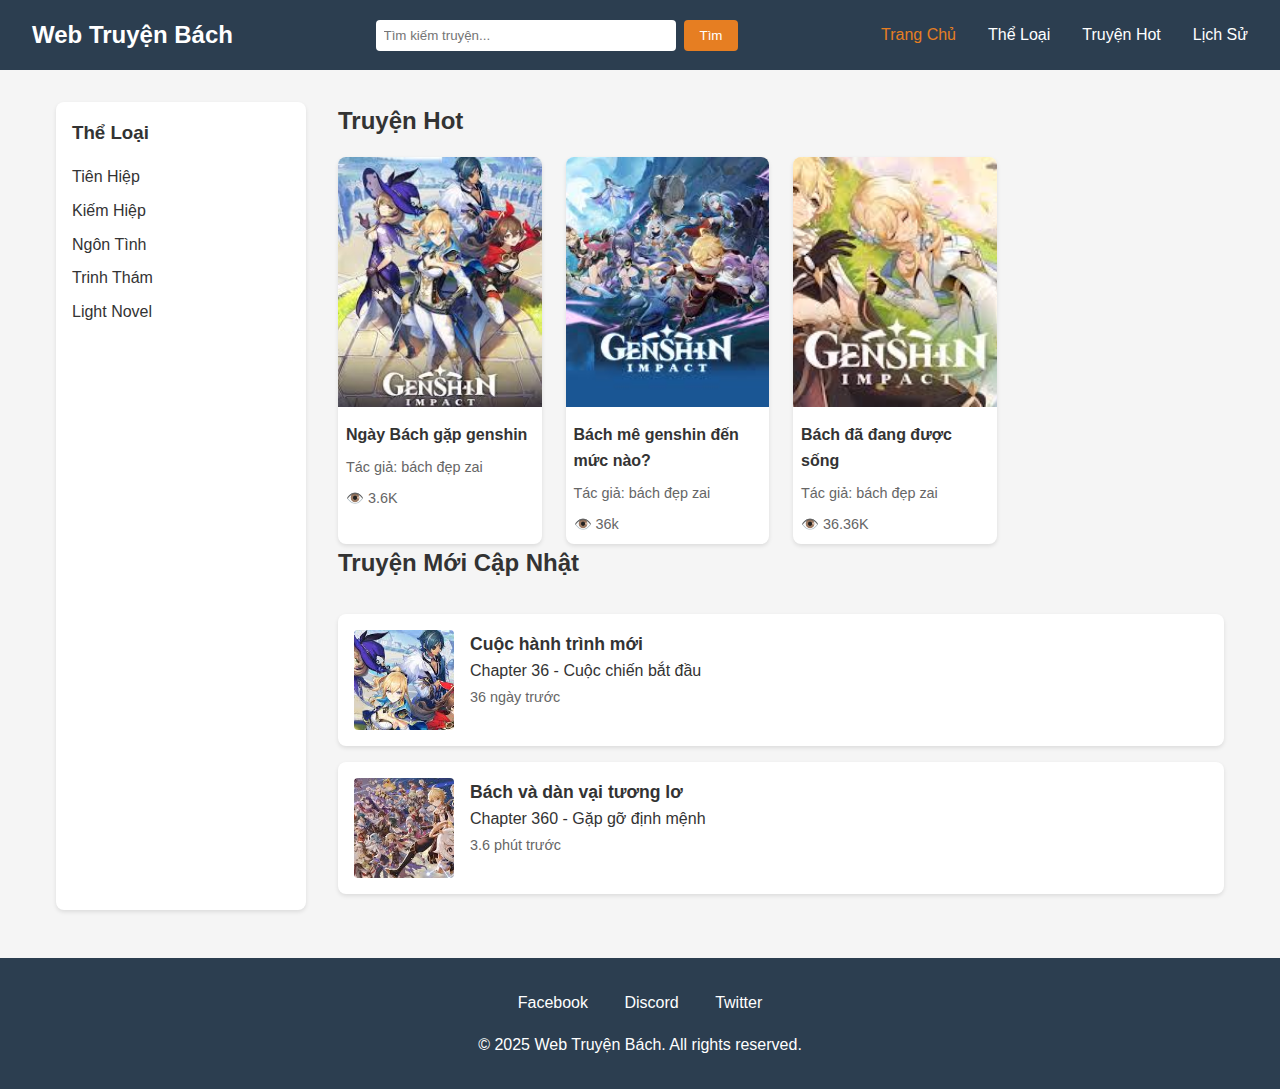
<file: index.html>
<!DOCTYPE html>
<html>
<head>
    <title>Web Truyện Bách - Đọc truyện online</title>
    <link rel="icon" href="bachdeptrai.jpg">
    <link rel="stylesheet" type="text/css" href="style.css">
</head>
<body>
    <nav class="navbar">
        <div class="logo">
            <a href="index.html">Web Truyện Bách</a>
        </div>
        <div class="search-box">
            <input type="text" placeholder="Tìm kiếm truyện...">
            <button type="submit">Tìm</button>
        </div>
        <ul class="nav-links">
            <li><a href="#" class="active">Trang Chủ</a></li>
            <li><a href="#">Thể Loại</a></li>
            <li><a href="#">Truyện Hot</a></li>
            <li><a href="#">Lịch Sử</a></li>
        </ul>
    </nav>

    <div class="container">
        <div class="sidebar">
            <h3>Thể Loại</h3>
            <ul class="category-list">
                <li><a href="#">Tiên Hiệp</a></li>
                <li><a href="#">Kiếm Hiệp</a></li>
                <li><a href="#">Ngôn Tình</a></li>
                <li><a href="#">Trinh Thám</a></li>
                <li><a href="#">Light Novel</a></li>
            </ul>
        </div>

        <div class="main-content">
            <div class="trending-section">
                <h2>Truyện Hot</h2>
                <div class="story-grid">
                    <div class="story-card">
                        <img src="anhtruyen1.jpg" alt="Truyện 1">
                        <h3>Ngày Bách gặp genshin</h3>
                        <p>Tác giả: bách đẹp zai</p>
                        <span class="views">👁️ 3.6K</span>
                    </div>
                    <div class="story-card">
                        <img src="anhtruyen2.jpg" alt="Truyện 2">
                        <h3>Bách mê genshin đến mức nào?</h3>
                        <p>Tác giả: bách đẹp zai</p>
                        <span class="views">👁️ 36k</span>
                    </div>
                    <div class="story-card">
                        <img src="anhtruyen3.jpg" alt="Truyện 3">
                        <h3>Bách đã đang được sống</h3>
                        <p>Tác giả: bách đẹp zai</p>
                        <span class="views">👁️ 36.36K</span>
                    </div>
                </div>
            </div>

            <div class="latest-section">
                <h2>Truyện Mới Cập Nhật</h2>
                <div class="story-list">
                    <div class="story-item">
                        <img src="anhtruyen4.jpg" alt="Truyện mới 1">
                        <div class="story-info">
                            <h3>Cuộc hành trình mới</h3>
                            <p>Chapter 36 - Cuộc chiến bắt đầu</p>
                            <span class="update-time">36 ngày trước</span>
                        </div>
                    </div>
                    <div class="story-item">
                        <img src="anhtruyen5.jpg" alt="Truyện mới 2">
                        <div class="story-info">
                            <h3>Bách và dàn vại tương lơ</h3>
                            <p>Chapter 360 - Gặp gỡ định mệnh</p>
                            <span class="update-time">3.6 phút trước</span>
                        </div>
                    </div>
                </div>
            </div>
        </div>
    </div>

    <footer>
        <div class="footer-content">
            <div class="social-links">
                <a href="https://www.facebook.com/meo.quy.bi" target="_blank">Facebook</a>
                <a href="#">Discord</a>
                <a href="#">Twitter</a>
            </div>
            <p>&copy; 2025 Web Truyện Bách. All rights reserved.</p>
        </div>
    </footer>
</body>
</html>
</file>
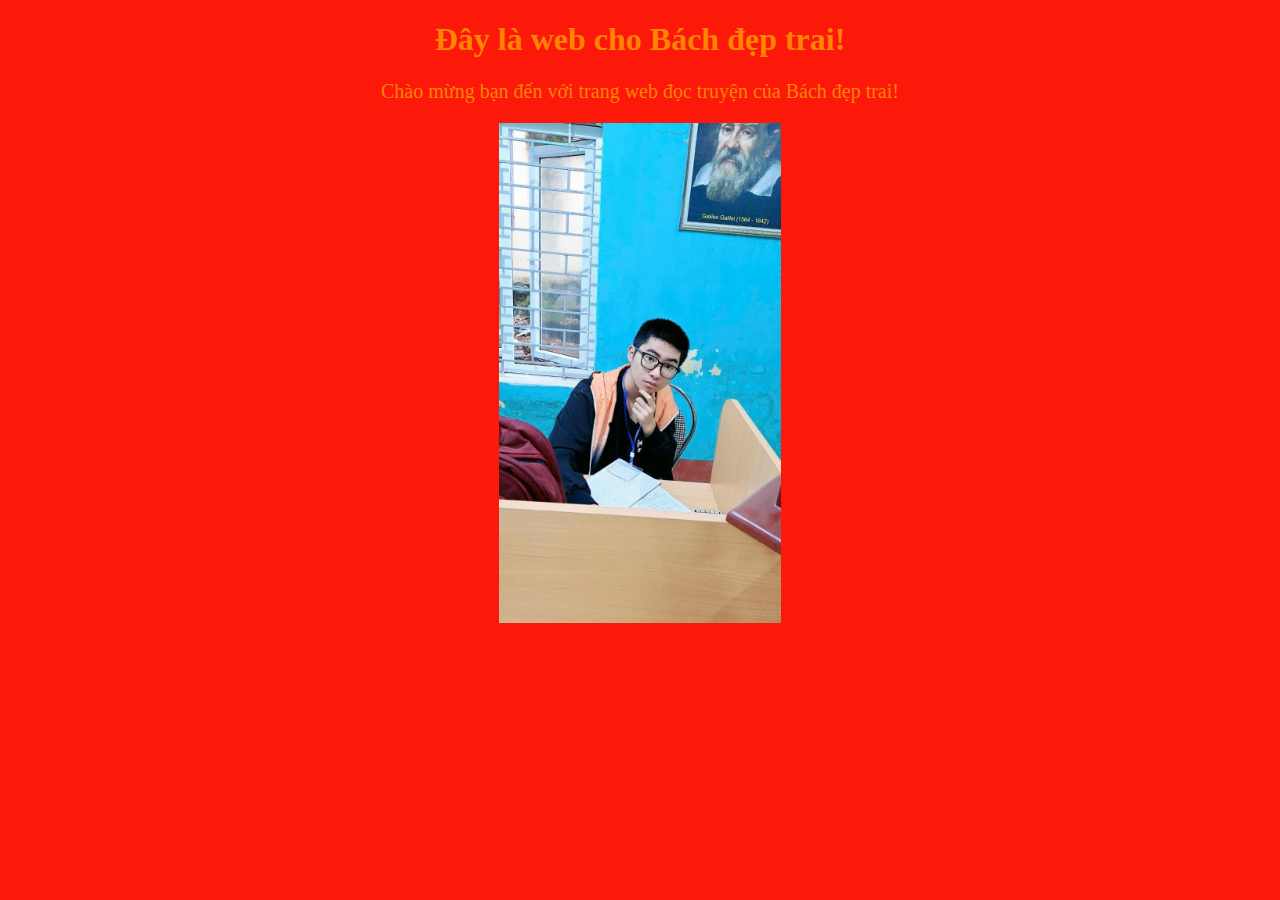
<file: h.html>
<!DOCTYPE html>
<html>
<head>
    <title>Bachdeptraivl</title>
    <link rel="icon" href="bachdeptrai.jpg">
    <link rel="stylesheet" type="text/css" href="c.css">
</head>
<body>
    <h1 id="head1">Đây là web cho Bách đẹp trai!</h1>
    <p id="p1">Chào mừng bạn đến với trang web đọc truyện của Bách đẹp trai!</p>
    <a id="anh1" href="https://www.facebook.com/meo.quy.bi" target="_blank">
        <img src="bachdeptrai.jpg" alt="Facebook của tôi">
    </a>
    
</body>

</html>
</file>
<file: c.css>
body {
    background-color: rgb(252, 25, 9);
    font-family: 'Times New Roman', Times, serif;
    color: rgb(255, 132, 1)
}
#head1 {
    text-align: center;
}
#p1 {
    font-size: 20px;
    text-align: center;
}
#anh1 {
  display: block;
  width: 50%;
  margin: 0 auto;
}

#anh1 img {
  width: 100%;
  height: 500px;
  object-fit: contain;
}
</file>
<file: style.css>
/* Reset CSS */
* {
    margin: 0;
    padding: 0;
    box-sizing: border-box;
}

body {
    font-family: 'Segoe UI', Arial, sans-serif;
    line-height: 1.6;
    background-color: #f5f5f5;
    color: #333;
}

/* Navbar Styles */
.navbar {
    background-color: #2c3e50;
    padding: 1rem 2rem;
    display: flex;
    justify-content: space-between;
    align-items: center;
    position: sticky;
    top: 0;
    z-index: 1000;
}

.logo a {
    color: white;
    text-decoration: none;
    font-size: 1.5rem;
    font-weight: bold;
}

.search-box {
    display: flex;
    gap: 0.5rem;
}

.search-box input {
    padding: 0.5rem;
    border: none;
    border-radius: 4px;
    width: 300px;
}

.search-box button {
    padding: 0.5rem 1rem;
    background-color: #e67e22;
    border: none;
    border-radius: 4px;
    color: white;
    cursor: pointer;
}

.nav-links {
    display: flex;
    list-style: none;
    gap: 2rem;
}

.nav-links a {
    color: white;
    text-decoration: none;
    transition: color 0.3s;
}

.nav-links a:hover {
    color: #e67e22;
}

.nav-links a.active {
    color: #e67e22;
}

/* Container Layout */
.container {
    display: flex;
    gap: 2rem;
    max-width: 1200px;
    margin: 2rem auto;
    padding: 0 1rem;
}

/* Sidebar Styles */
.sidebar {
    width: 250px;
    background: white;
    padding: 1rem;
    border-radius: 8px;
    box-shadow: 0 2px 4px rgba(0,0,0,0.1);
}

.category-list {
    list-style: none;
    margin-top: 1rem;
}

.category-list li {
    margin: 0.5rem 0;
}

.category-list a {
    color: #333;
    text-decoration: none;
    transition: color 0.3s;
}

.category-list a:hover {
    color: #e67e22;
}

/* Main Content Styles */
.main-content {
    flex: 1;
}

.story-grid {
    display: grid;
    grid-template-columns: repeat(auto-fill, minmax(200px, 1fr));
    gap: 1.5rem;
    margin-top: 1rem;
}

.story-card {
    background: white;
    border-radius: 8px;
    overflow: hidden;
    box-shadow: 0 2px 4px rgba(0,0,0,0.1);
    transition: transform 0.3s;
}

.story-card:hover {
    transform: translateY(-5px);
}

.story-card img {
    width: 100%;
    height: 250px;
    object-fit: cover;
}

.story-card h3 {
    padding: 0.5rem;
    margin: 0;
    font-size: 1rem;
}

.story-card p {
    padding: 0 0.5rem;
    color: #666;
    font-size: 0.9rem;
}

.views {
    display: block;
    padding: 0.5rem;
    color: #666;
    font-size: 0.9rem;
}

/* Latest Stories Section */
.story-list {
    margin-top: 2rem;
}

.story-item {
    display: flex;
    gap: 1rem;
    background: white;
    padding: 1rem;
    margin-bottom: 1rem;
    border-radius: 8px;
    box-shadow: 0 2px 4px rgba(0,0,0,0.1);
}

.story-item img {
    width: 100px;
    height: 100px;
    object-fit: cover;
    border-radius: 4px;
}

.story-info {
    flex: 1;
}

.story-info h3 {
    margin: 0;
    font-size: 1.1rem;
}

.update-time {
    color: #666;
    font-size: 0.9rem;
}

/* Footer Styles */
footer {
    background: #2c3e50;
    color: white;
    padding: 2rem 0;
    margin-top: 3rem;
}

.footer-content {
    max-width: 1200px;
    margin: 0 auto;
    text-align: center;
}

.social-links {
    margin-bottom: 1rem;
}

.social-links a {
    color: white;
    text-decoration: none;
    margin: 0 1rem;
    transition: color 0.3s;
}

.social-links a:hover {
    color: #e67e22;
}
</file>
